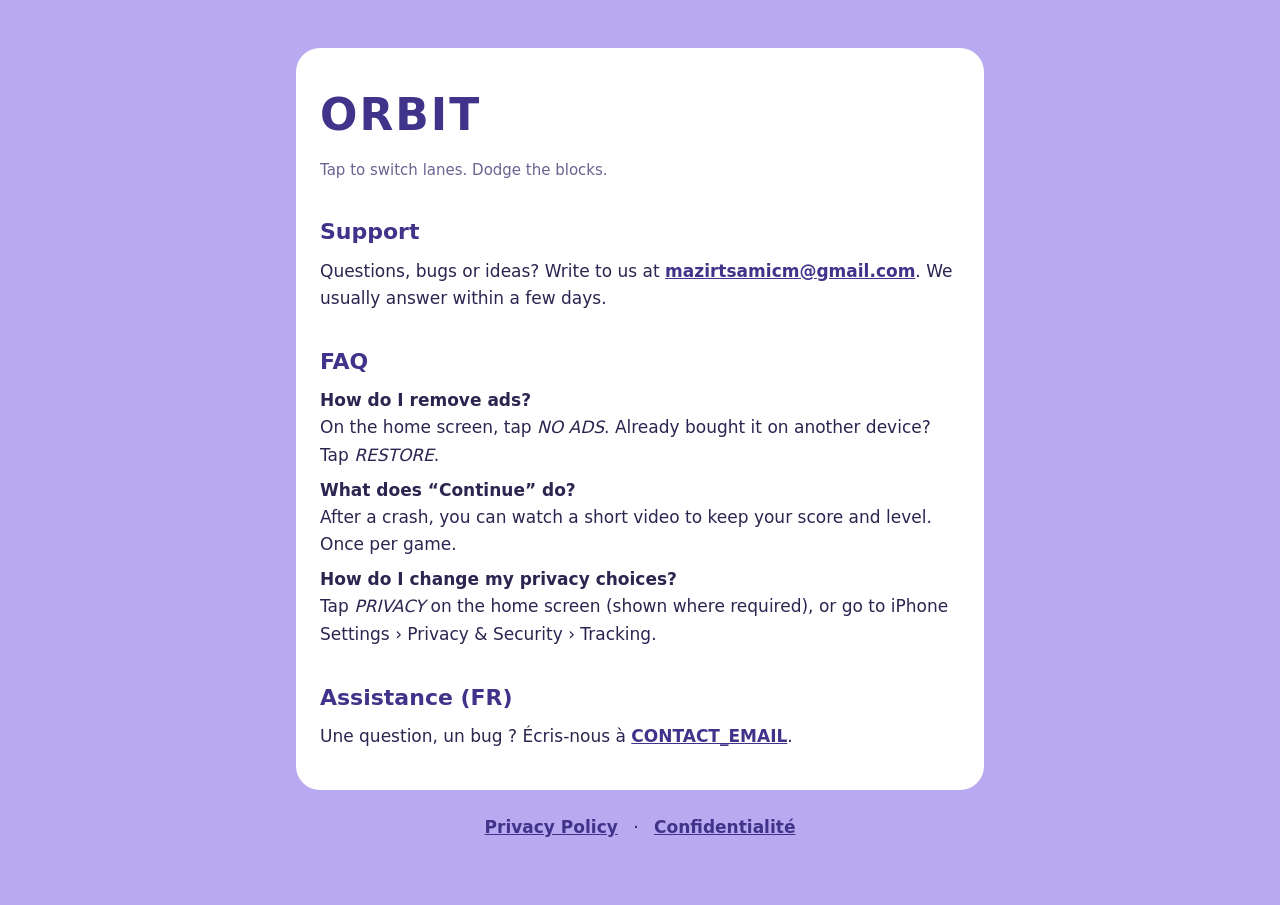
<file: index.html>
<!doctype html>
<html lang="en">
<head>
<meta charset="utf-8">
<meta name="viewport" content="width=device-width, initial-scale=1">
<title>Orbit – Support</title>
<link rel="stylesheet" href="style.css">
</head>
<body>
<main>
  <div class="card">
    <h1>ORBIT</h1>
    <p class="muted">Tap to switch lanes. Dodge the blocks.</p>

    <h2>Support</h2>
    <p>Questions, bugs or ideas? Write to us at
      <a href="mailto:mazirtsamicm@gmail.com">mazirtsamicm@gmail.com</a>. We usually answer within a few days.</p>

    <h2>FAQ</h2>
    <p><strong>How do I remove ads?</strong><br>
      On the home screen, tap <em>NO ADS</em>. Already bought it on another device? Tap <em>RESTORE</em>.</p>
    <p><strong>What does “Continue” do?</strong><br>
      After a crash, you can watch a short video to keep your score and level. Once per game.</p>
    <p><strong>How do I change my privacy choices?</strong><br>
      Tap <em>PRIVACY</em> on the home screen (shown where required), or go to
      iPhone Settings › Privacy & Security › Tracking.</p>

    <h2>Assistance (FR)</h2>
    <p>Une question, un bug ? Écris-nous à <a href="mailto:CONTACT_EMAIL">CONTACT_EMAIL</a>.</p>
  </div>
  <nav><a href="privacy.html">Privacy Policy</a> · <a href="privacy.html#fr">Confidentialité</a></nav>
</main>
</body>
</html>
</file>
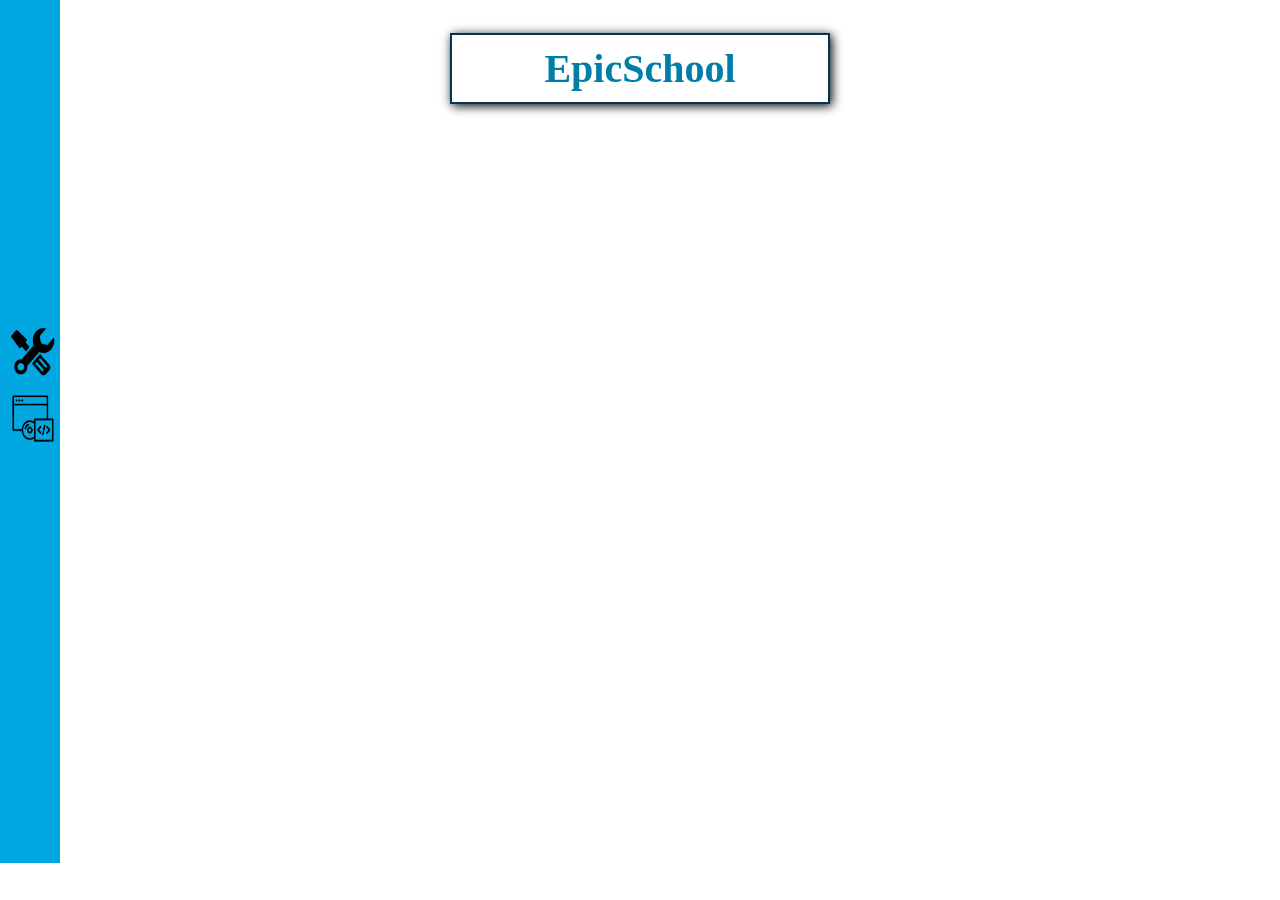
<file: credit.html>
<!DOCTYPE html>
<html>
<head>
	<title>Cr&eacute;dit</title>
	<meta charset="utf-8">
	<link rel="stylesheet" type="text/css" href="credit.css">
</head>
<body>
	<div id="titre">
		<h2><a href="https://samimazirt.github.io/epicschool">EpicSchool</a></h2>
	</div>
	<div id="cbl">
	</div>
	<div id="lat">
	<div class="logiciel">
		<a href="log.html"><img src="images/soft.png" width="50px" height="50px"></a>
		<!--<ul>
			<li><a href="https://unity.com" target="_blank">Unity</a></li><img src="images/unity.png" height="90px;" width="200px"><br />
			<li><a href=" https://www.blender.org" target="_blank">Blender</a></li><img src="images/blender.png" height="100px" width="100px">
		</ul>-->
	</div>
	<div class="outils">
		<a href="too.html"><img src="images/tools.png" width="50px" height="50px"></a>
		<!--<ul>
			<li><a href="https://github.com/" target="_blank">GitHub</a></li><img src="images/git.png" height="120px;" width="200px"><br />
			<li><a href="https://audacity.fr/" target="_blank">Audacity</a></li><br />
			<li><a href="https://fr.overleaf.com/" target="_blank">Overleaf</a></li><br />
			<li><a href="https://docs.microsoft.com/fr-fr/dotnet/csharp/" target="_blank">Documentation C# de Micrsoft</a></li><div id="micro"><img src="images/microsoft.png" height="100px;" width="150px"></div><br />
			<li><a href="https://www.youtube.com/channel/UCYbK_tjZ2OrIZFBvU6CCMiA" target="_blank">Chaîne Youtube de Brackeys</a></li><br />
			<li><a href="https://stackoverflow.com/" target="_blank">StackOverflow</a></li>
		</ul>-->
	</div>
</div>
</body>
</html>
</file>
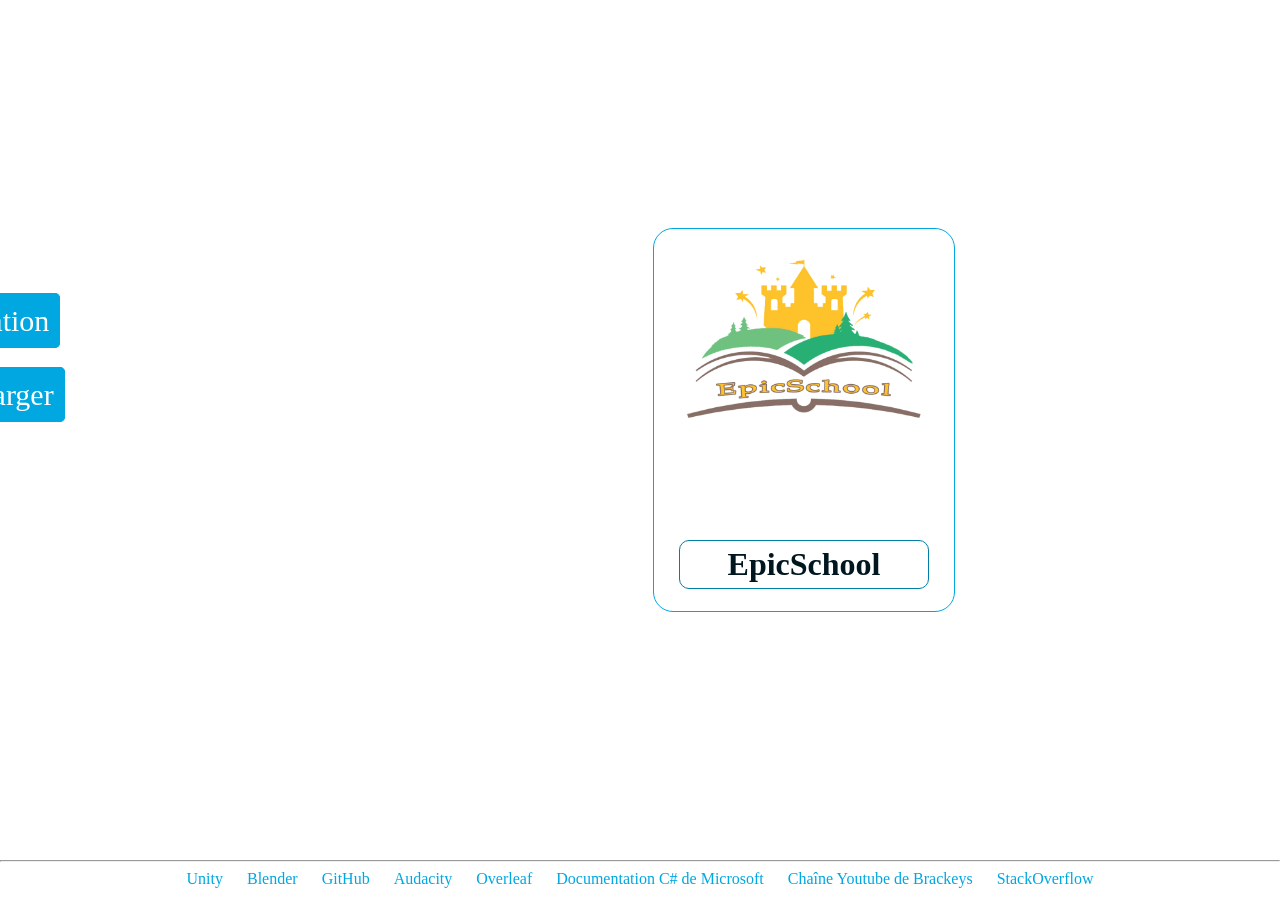
<file: epicschool.html>
<!DOCTYPE html>
<html>
<head>
	<title>EpicSchool</title>
	<meta charset="utf-8">
	<link rel="stylesheet" type="text/css" href="index.css">
</head>
<body>
	<div class="header">
		<div id="title">
			<a href="https://samimazirt.github.io/epicschool"><img src="images/logo.png" height="250px" width="250px"></a>
			<br /><br /><br />
		<h1><a href="https://samimazirt.github.io/epicschool">EpicSchool</a></h1>
		</div>
		<br /> <br />
		<!--<div id="box">
			<h1>Bienvenue</h1>
		</div>-->
		<ul id="menu">
			<div id="pre">
				<li><div class ="pre"><a href="presentation.html">Présentation</a></div></li>
			</div>
			<!--<div id="cre">
				<li><div class ="cre"><a href="credit.html">Sites</a></div></li>
			</div>-->
			<div id="dow">
				<li><div class ="dow"><a href="http://www.mediafire.com/folder/u0h5m862b4z93/EpicSchool" download="" target="_blank">Télécharger</a></div></li>
			</div>
		</ul>
	</div><!--#34495e-->
	<br /><br /><br /><br /><br /><br /><br /><br /><br /><br /><br /><br /><br /><br /><hr>
	<div id="footer">
	<a href="https://unity.com" target="_blank">Unity</a> 
	<a href=" https://www.blender.org" target="_blank">Blender</a>
	<a href="https://github.com/" target="_blank">GitHub</a>
	<a href="https://audacity.fr/" target="_blank">Audacity</a>
	<a href="https://fr.overleaf.com/" target="_blank">Overleaf</a>
	<a href="https://docs.microsoft.com/fr-fr/dotnet/csharp/" target="_blank">Documentation C# de Microsoft</a>
	<a href="https://www.youtube.com/channel/UCYbK_tjZ2OrIZFBvU6CCMiA" target="_blank">Chaîne Youtube de Brackeys</a>
	<a href="https://stackoverflow.com/" target="_blank">StackOverflow</a>
</div>
</body>
</html>
</file>
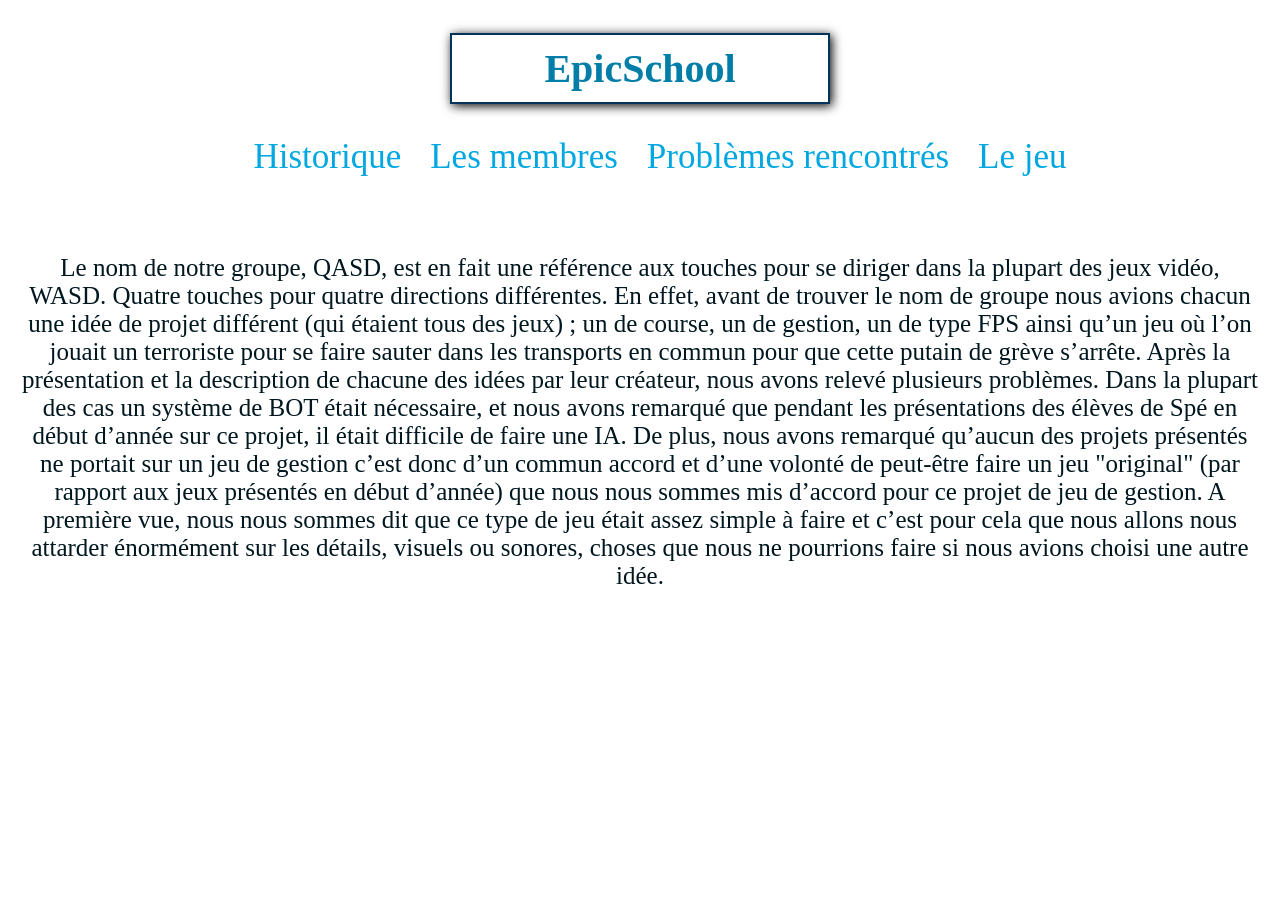
<file: his.html>
<!DOCTYPE html>
<html>
<head>
	<title>Pr&eacute;sentation</title>
	<meta charset="utf-8">
	<link rel="stylesheet" type="text/css" href="presentation.css">
</head>
<body>
	<div id="tt">
	<!--<a href="epicschool.html"><img src="images/home.png" height="50px" width="50px"></a>-->
	<div id="titre">
<h2><a href="https://samimazirt.github.io/epicschool">EpicSchool</a></h2>	</div>
	<div class="glo">
		<ul>
			<li id="his"><a href="his.html" >Historique</a></li>
			<li id="mem"><a href="mem.html" >Les membres</a></li>
			<li id="pb"><a href="pb.html" >Problèmes rencontrés</a></li>
			<li id="j"><a href="j.html"  >Le jeu</a></li>
		</ul>
	</div>
</div>
	<br /><br />
	<div class="text">
		<div id="historique">
		<p>Le nom de notre groupe, QASD, est en fait une référence aux touches pour
			se diriger dans la plupart des jeux vidéo, WASD. Quatre touches pour quatre
			directions différentes. En effet, avant de trouver le nom de groupe nous avions
			chacun une idée de projet différent (qui étaient tous des jeux) ; un de course,
			un de gestion, un de type FPS ainsi qu’un jeu où l’on jouait un terroriste pour
			se faire sauter dans les transports en commun pour que cette putain de grève
			s’arrête. Après la présentation et la description de chacune des idées par leur
			créateur, nous avons relevé plusieurs problèmes. Dans la plupart des cas un
			système de BOT était nécessaire, et nous avons remarqué que pendant les présentations des élèves de Spé en début d’année sur ce projet, il était difficile de
			faire une IA. De plus, nous avons remarqué qu’aucun des projets présentés ne
			portait sur un jeu de gestion c’est donc d’un commun accord et d’une volonté
			de peut-être faire un jeu "original" (par rapport aux jeux présentés en début
			d’année) que nous nous sommes mis d’accord pour ce projet de jeu de gestion.
			A première vue, nous nous sommes dit que ce type de jeu était assez simple à
			faire et c’est pour cela que nous allons nous attarder énormément sur les détails,
			visuels ou sonores, choses que nous ne pourrions faire si nous avions choisi une
			autre idée.</p><br /><br />
		</div>
</div>
</body>
</html>
</file>
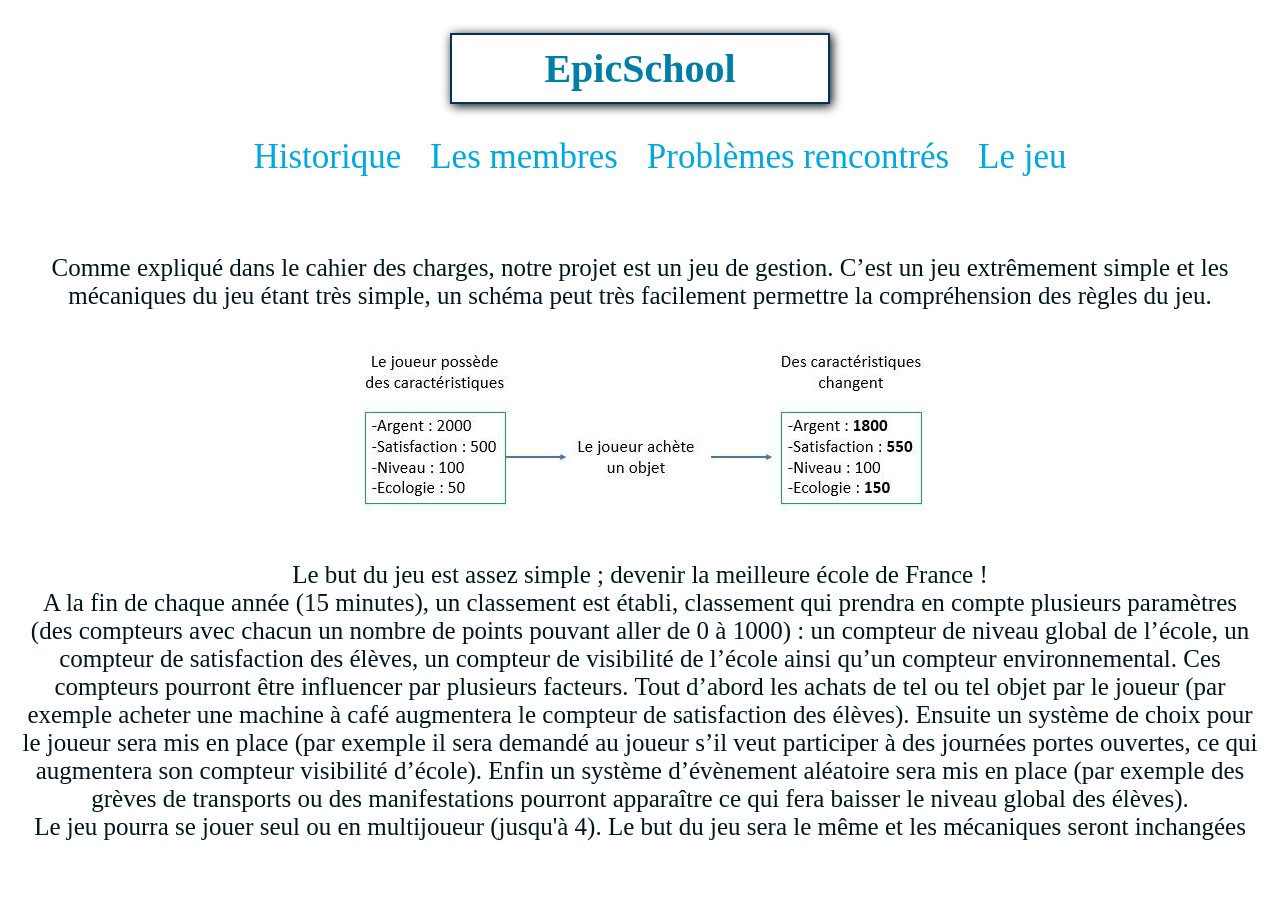
<file: j.html>
<!DOCTYPE html>
<html>
<head>
	<title>Pr&eacute;sentation</title>
	<meta charset="utf-8">
	<link rel="stylesheet" type="text/css" href="presentation.css">
</head>
<body>
	<div id="tt">
	<div id="titre">
		<h2><a href="https://samimazirt.github.io/epicschool">EpicSchool</a></h2>
	</div>
	<div class="glo">
		<ul>
			<li id="his"><a href="his.html" >Historique</a></li>
			<li id="mem"><a href="mem.html" >Les membres</a></li>
			<li id="pb"><a href="pb.html" >Problèmes rencontrés</a></li>
			<li id="j"><a href="j.html"  >Le jeu</a></li>
		</ul>
	</div>
</div>
	<br /><br />
	<div class="text">
				
		<div id="jj">
			<p> Comme expliqué dans le cahier des charges, notre projet est un jeu de gestion. C’est un jeu extrêmement simple et les mécaniques du jeu étant très simple, un schéma peut très facilement permettre la compréhension des règles du jeu.</p><img src="images/principe.jpg"><br />
				<p>Le but du jeu est assez simple ; devenir la meilleure école de France !<br />A la fin de chaque année (15 minutes), un classement est établi, classement qui
prendra en compte plusieurs paramètres (des compteurs avec chacun un nombre
de points pouvant aller de 0 à 1000) : un compteur de niveau global de l’école,
un compteur de satisfaction des élèves, un compteur de visibilité de l’école ainsi
qu’un compteur environnemental. Ces compteurs pourront être influencer par
plusieurs facteurs. Tout d’abord les achats de tel ou tel objet par le joueur (par
exemple acheter une machine à café augmentera le compteur de satisfaction
des élèves). Ensuite un système de choix pour le joueur sera mis en place (par
exemple il sera demandé au joueur s’il veut participer à des journées portes
ouvertes, ce qui augmentera son compteur visibilité d’école). Enfin un système
d’évènement aléatoire sera mis en place (par exemple des grèves de transports
ou des manifestations pourront apparaître ce qui fera baisser le niveau global
des élèves).<br />Le jeu pourra se jouer seul ou en multijoueur (jusqu'à 4). Le but du jeu sera le même et les mécaniques seront inchangées</p>
	</div>
</div>
</body>
</html>
</file>
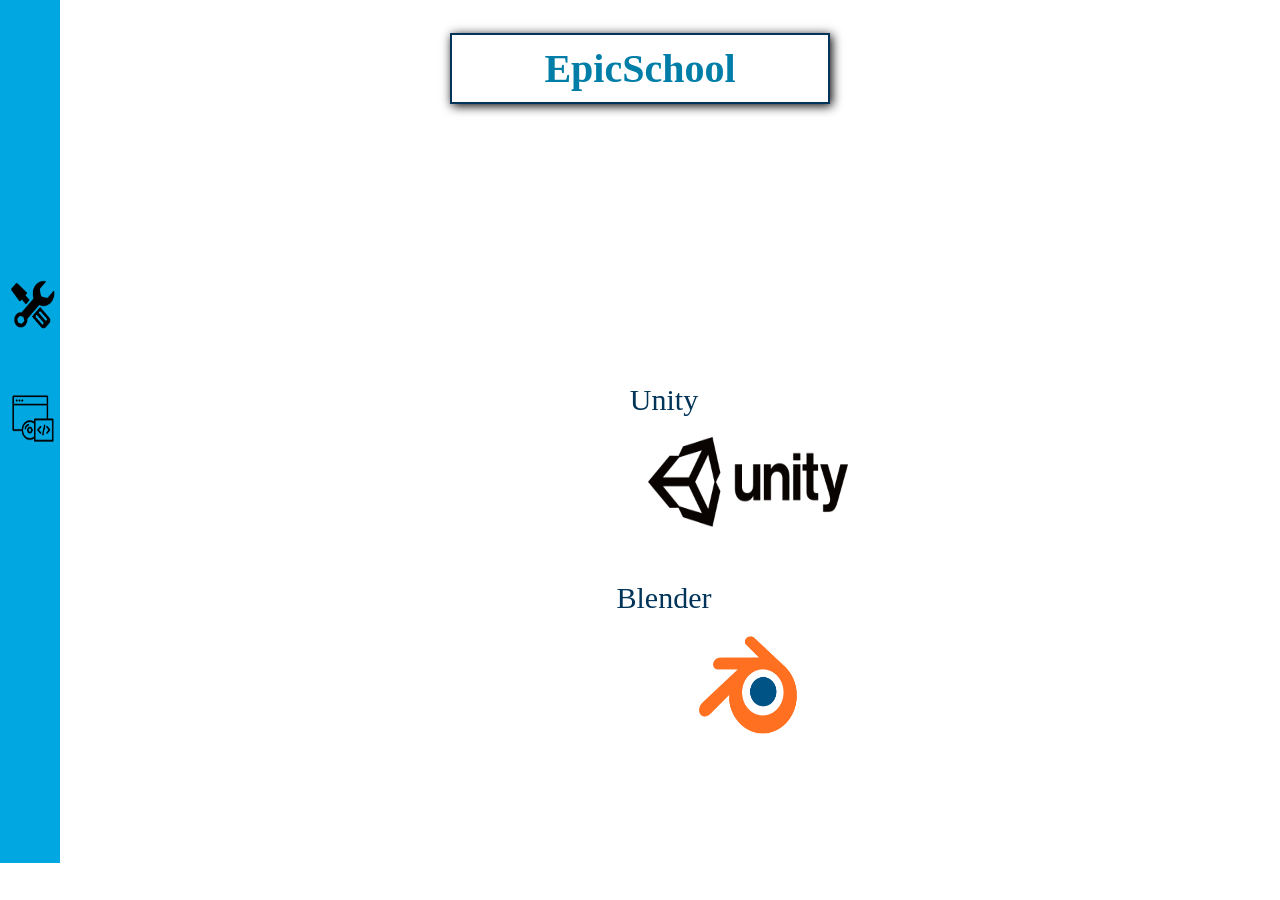
<file: log.html>
<!DOCTYPE html>
<html>
<head>
	<title>Cr&eacute;dit</title>
	<meta charset="utf-8">
	<link rel="stylesheet" type="text/css" href="credit2.css">
</head>
<body>
	<div id="titre">
		<h2><a href="epicschool.html">EpicSchool</a></h2>
	</div>
	<div id="cbl">
	</div>
	<div id="lat">
	<div class="logiciel">
		<a href="log.html"><img src="images/soft.png" width="50px" height="50px"></a>
		<div id="ttsfi">
		<ul>
			<li><a href="https://unity.com" target="_blank" id="uni">Unity</a></li><img id ="imguni" src="images/unity.png" height="90px;" width="200px"><br />
			<div id="ble"><li><a href=" https://www.blender.org" target="_blank">Blender</a></li></div><img id="imgble" src="images/blender.png" height="100px" width="100px">
		</ul>
	</div>
	</div>
	<div class="outils">
		<a href="too.html"><img src="images/tools.png" width="50px" height="50px"></a>
		<!--<ul>
			<li><a href="https://github.com/" target="_blank">GitHub</a></li><img src="images/git.png" height="120px;" width="200px"><br />
			<li><a href="https://audacity.fr/" target="_blank">Audacity</a></li><br />
			<li><a href="https://fr.overleaf.com/" target="_blank">Overleaf</a></li><br />
			<li><a href="https://docs.microsoft.com/fr-fr/dotnet/csharp/" target="_blank">Documentation C# de Micrsoft</a></li><div id="micro"><img src="images/microsoft.png" height="100px;" width="150px"></div><br />
			<li><a href="https://www.youtube.com/channel/UCYbK_tjZ2OrIZFBvU6CCMiA" target="_blank">Chaîne Youtube de Brackeys</a></li><br />
			<li><a href="https://stackoverflow.com/" target="_blank">StackOverflow</a></li>
		</ul>-->
	</div>
</div>
</body>
</html>
</file>
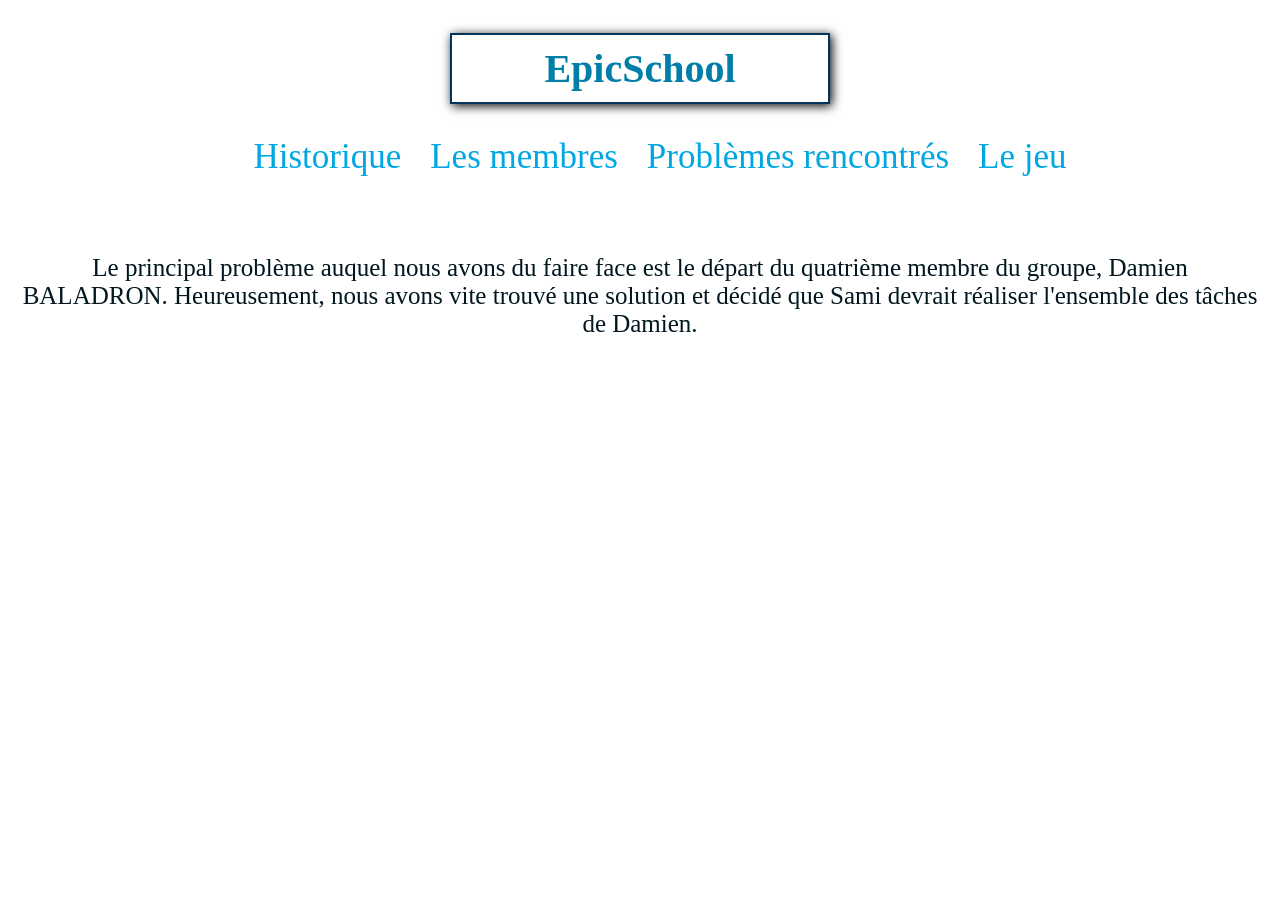
<file: pb.html>
<!DOCTYPE html>
<html>
<head>
	<title>Pr&eacute;sentation</title>
	<meta charset="utf-8">
	<link rel="stylesheet" type="text/css" href="presentation.css">
</head>
<body>
	<div id="tt">
	
	<div id="titre">
		<h2><a href="https://samimazirt.github.io/epicschool">EpicSchool</a></h2>
	</div>
	<div class="glo">
		<ul>
			<li id="his"><a href="his.html" >Historique</a></li>
			<li id="mem"><a href="mem.html" >Les membres</a></li>
			<li id="pb"><a href="pb.html" >Problèmes rencontrés</a></li>
			<li id="j"><a href="j.html"  >Le jeu</a></li>
		</ul>
	</div>
</div>
	<br /><br />
	<div class="text">
		
		
		<div id="pbr">
			<p>Le principal problème auquel nous avons du faire face est le départ du quatrième membre du groupe, Damien BALADRON. Heureusement, nous avons vite trouvé une solution et décidé que Sami devrait réaliser l'ensemble des tâches de Damien.</p><br /><br />
		</div>
	</div>
</body>
</html>
</file>
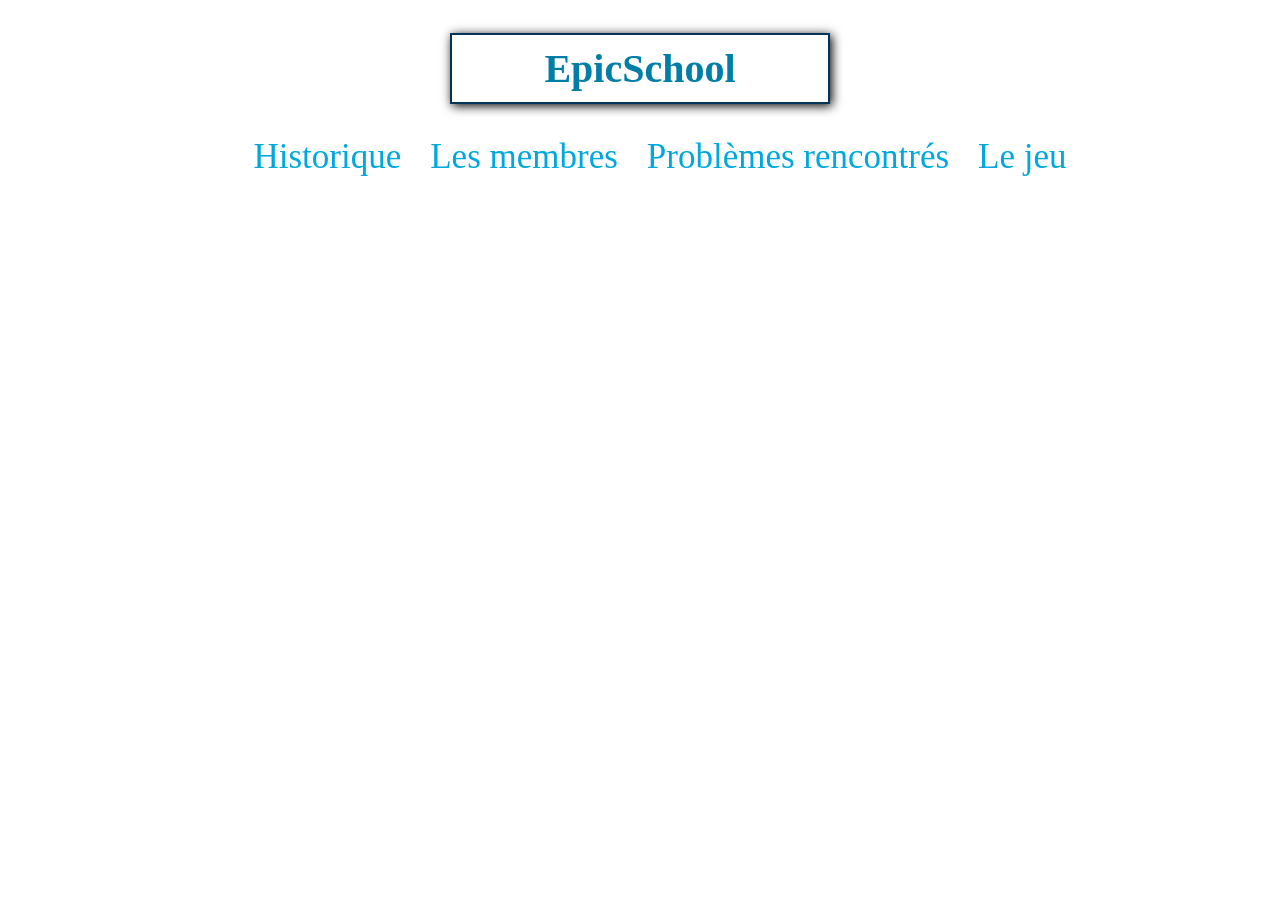
<file: presentation.html>
<!DOCTYPE html>
<html>
<head>
	<title>Pr&eacute;sentation</title>
	<meta charset="utf-8">
	<link rel="stylesheet" type="text/css" href="presentation.css">
</head>
<body>
	<div id="tt">
	<!--<a href="epicschool.html"><img src="images/home.png" height="50px" width="50px"></a>-->
	<div id="titre">
		<h2><a href="https://samimazirt.github.io/epicschool">EpicSchool</a></h2>
	</div>
	<div class="glo">
		<ul>
			<li id="his"><a href="his.html" >Historique</a></li>
			<li id="mem"><a href="mem.html" >Les membres</a></li>
			<li id="pb"><a href="pb.html" >Problèmes rencontrés</a></li>
			<li id="j"><a href="j.html"  >Le jeu</a></li>
		</ul>
	</div>
</div>
	<br /><br />
	<div class="text">
				
		<div id="jj" style="display:none">
			<p> Comme expliqué dans le cahier des charges, notre projet est un jeu de gestion. C’est un jeu extrêmement simple et les mécaniques du jeu étant très simple, un schéma peut très facilement permettre la compréhension des règles du jeu.</p><img src="images/principe.jpg"><br />
				<p>Le but du jeu est assez simple ; devenir la meilleure école de France !<br />A la fin de chaque année (15 minutes), un classement est établi, classement qui
prendra en compte plusieurs paramètres (des compteurs avec chacun un nombre
de points pouvant aller de 0 à 1000) : un compteur de niveau global de l’école,
un compteur de satisfaction des élèves, un compteur de visibilité de l’école ainsi
qu’un compteur environnemental. Ces compteurs pourront être influencer par
plusieurs facteurs. Tout d’abord les achats de tel ou tel objet par le joueur (par
exemple acheter une machine à café augmentera le compteur de satisfaction
des élèves). Ensuite un système de choix pour le joueur sera mis en place (par
exemple il sera demandé au joueur s’il veut participer à des journées portes
ouvertes, ce qui augmentera son compteur visibilité d’école). Enfin un système
d’évènement aléatoire sera mis en place (par exemple des grèves de transports
ou des manifestations pourront apparaître ce qui fera baisser le niveau global
des élèves).<br />Le jeu pourra se jouer seul ou en multijoueur (jusqu'à 4). Le but du jeu sera le même et les mécaniques seront inchangées</p>
	</div>


<script type="text/javascript">

function toggle(anId)
{
	node = document.getElementById(anId);
	if (node.style.visibility=="hidden")
	{
		// Contenu caché, le montrer
		node.style.visibility = "visible";
		node.style.height = "auto";			// Optionnel rétablir la hauteur
	}
	else
	{
		// Contenu visible, le cacher
		node.style.visibility = "hidden";
		node.style.height = "0";			// Optionnel libérer l'espace
	}
}

</script>	
</body>
</html>
</file>
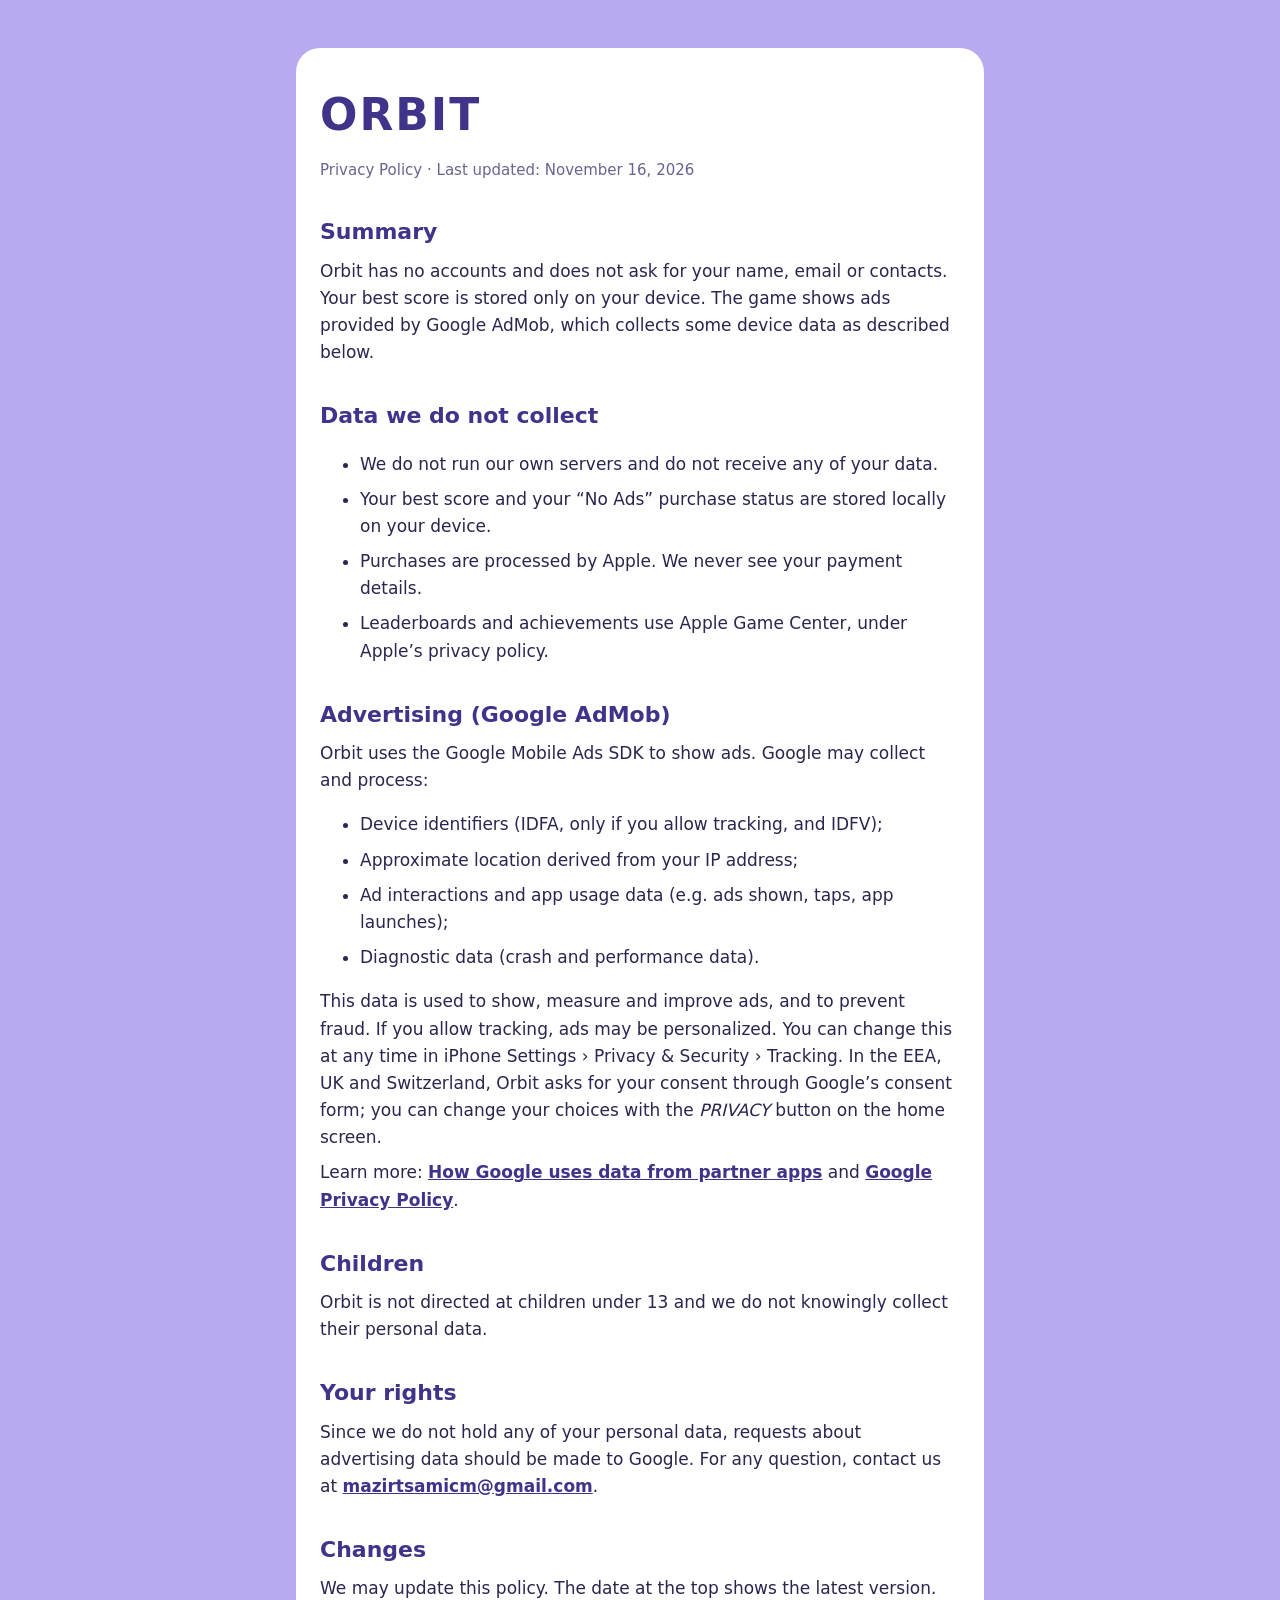
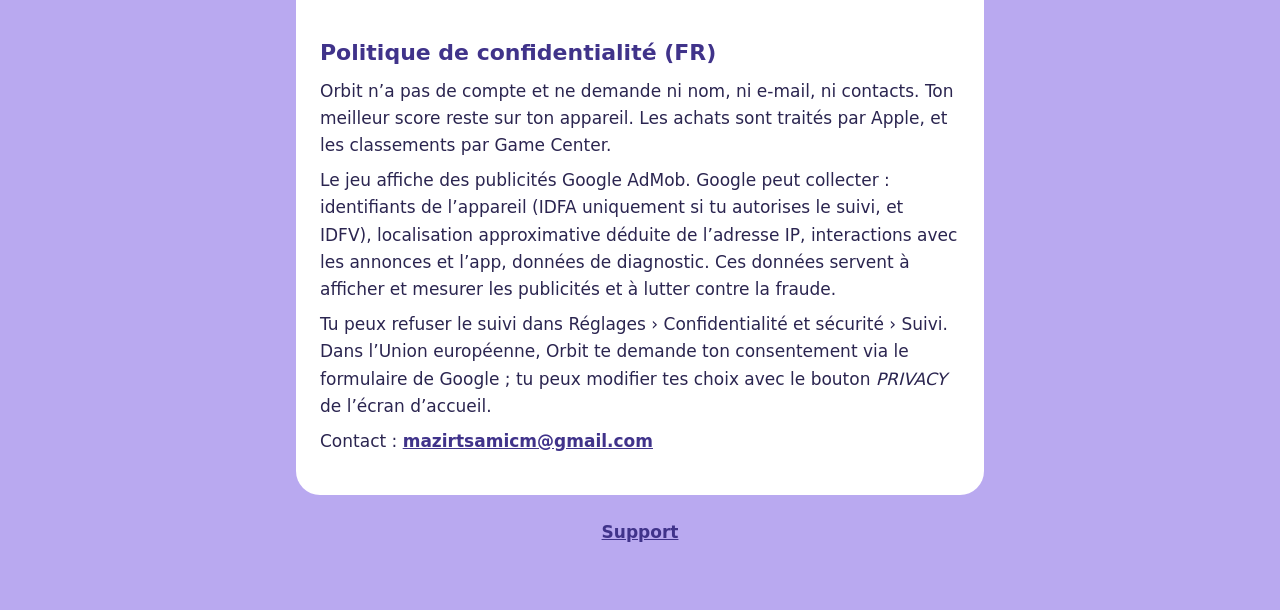
<file: privacy.html>
<!doctype html>
<html lang="en">
<head>
<meta charset="utf-8">
<meta name="viewport" content="width=device-width, initial-scale=1">
<title>Orbit – Privacy Policy</title>
<link rel="stylesheet" href="style.css">
</head>
<body>
<main>
  <div class="card">
    <h1>ORBIT</h1>
    <p class="muted">Privacy Policy · Last updated: November 16, 2026</p>

    <h2>Summary</h2>
    <p>Orbit has no accounts and does not ask for your name, email or contacts.
      Your best score is stored only on your device. The game shows ads provided by
      Google AdMob, which collects some device data as described below.</p>

    <h2>Data we do not collect</h2>
    <ul>
      <li>We do not run our own servers and do not receive any of your data.</li>
      <li>Your best score and your “No Ads” purchase status are stored locally on your device.</li>
      <li>Purchases are processed by Apple. We never see your payment details.</li>
      <li>Leaderboards and achievements use Apple Game Center, under Apple’s privacy policy.</li>
    </ul>

    <h2>Advertising (Google AdMob)</h2>
    <p>Orbit uses the Google Mobile Ads SDK to show ads. Google may collect and process:</p>
    <ul>
      <li>Device identifiers (IDFA, only if you allow tracking, and IDFV);</li>
      <li>Approximate location derived from your IP address;</li>
      <li>Ad interactions and app usage data (e.g. ads shown, taps, app launches);</li>
      <li>Diagnostic data (crash and performance data).</li>
    </ul>
    <p>This data is used to show, measure and improve ads, and to prevent fraud. If you allow
      tracking, ads may be personalized. You can change this at any time in iPhone Settings ›
      Privacy &amp; Security › Tracking. In the EEA, UK and Switzerland, Orbit asks for your
      consent through Google’s consent form; you can change your choices with the
      <em>PRIVACY</em> button on the home screen.</p>
    <p>Learn more: <a href="https://policies.google.com/technologies/partner-sites">How Google uses data from partner apps</a>
      and <a href="https://policies.google.com/privacy">Google Privacy Policy</a>.</p>

    <h2>Children</h2>
    <p>Orbit is not directed at children under 13 and we do not knowingly collect their personal data.</p>

    <h2>Your rights</h2>
    <p>Since we do not hold any of your personal data, requests about advertising data should be
      made to Google. For any question, contact us at <a href="mailto:mazirtsamicm@gmail.com">mazirtsamicm@gmail.com</a>.</p>

    <h2>Changes</h2>
    <p>We may update this policy. The date at the top shows the latest version.</p>

    <h2 id="fr">Politique de confidentialité (FR)</h2>
    <p>Orbit n’a pas de compte et ne demande ni nom, ni e-mail, ni contacts. Ton meilleur score
      reste sur ton appareil. Les achats sont traités par Apple, et les classements par Game Center.</p>
    <p>Le jeu affiche des publicités Google AdMob. Google peut collecter : identifiants de l’appareil
      (IDFA uniquement si tu autorises le suivi, et IDFV), localisation approximative déduite de
      l’adresse IP, interactions avec les annonces et l’app, données de diagnostic. Ces données servent
      à afficher et mesurer les publicités et à lutter contre la fraude.</p>
    <p>Tu peux refuser le suivi dans Réglages › Confidentialité et sécurité › Suivi. Dans l’Union
      européenne, Orbit te demande ton consentement via le formulaire de Google ; tu peux modifier
      tes choix avec le bouton <em>PRIVACY</em> de l’écran d’accueil.</p>
    <p>Contact : <a href="mailto:mazirtsamicm@gmail.com">mazirtsamicm@gmail.com</a></p>
  </div>
  <nav><a href="index.html">Support</a></nav>
</main>
</body>
</html>
</file>
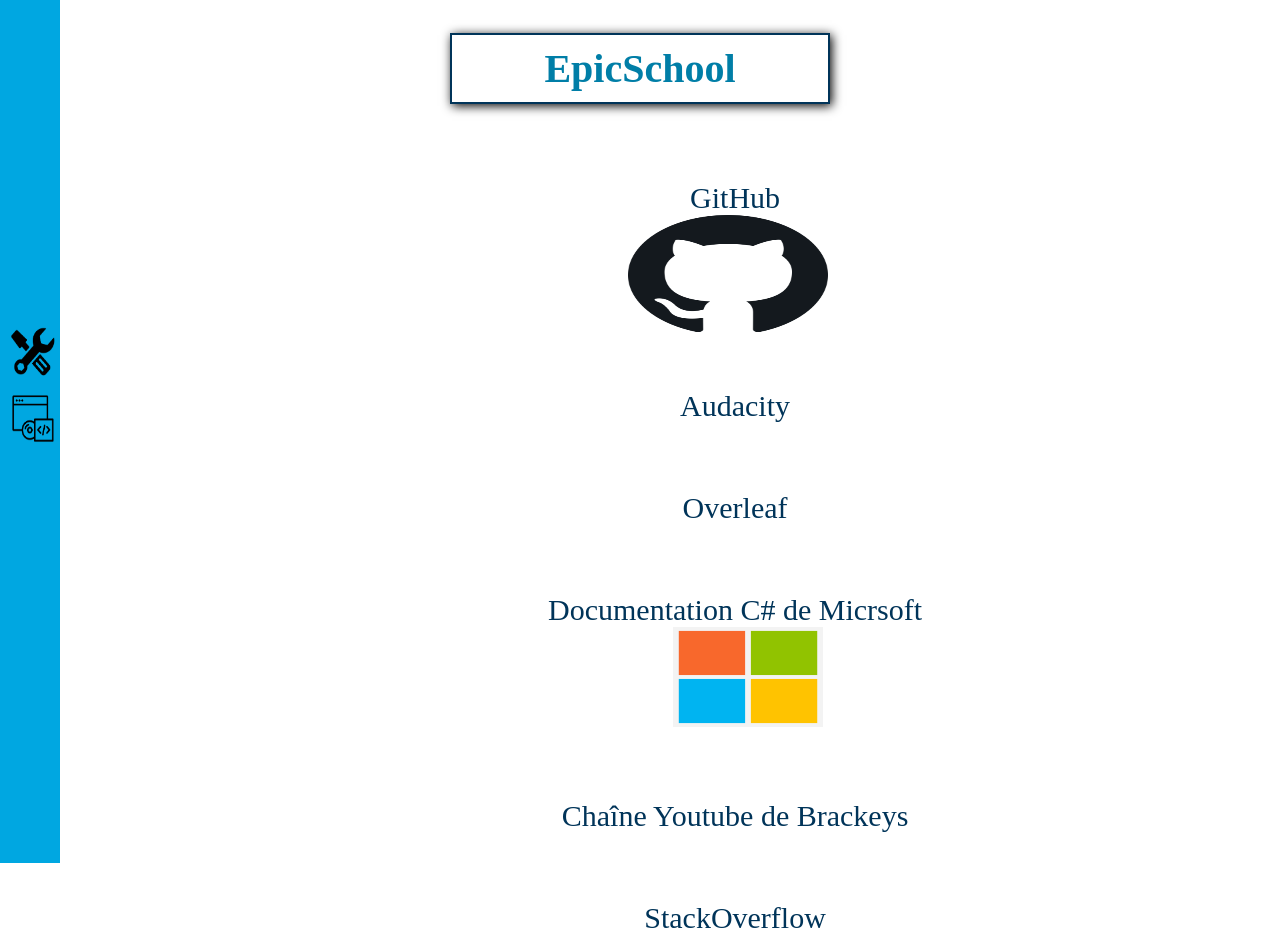
<file: too.html>
<!DOCTYPE html>
<html>
<head>
	<title>Cr&eacute;dit</title>
	<meta charset="utf-8">
	<link rel="stylesheet" type="text/css" href="credit3.css">
</head>
<body>
	<div id="titre">
		<h2><a href="epicschool.html">EpicSchool</a></h2>
	</div>
	<div id="cbl">
	</div>
	<div id="lat">
	<div class="logiciel">
		<a href="log.html"><img src="images/soft.png" width="50px" height="50px"></a>
		<!--<ul>
			<li><a href="https://unity.com" target="_blank">Unity</a></li><img src="images/unity.png" height="90px;" width="200px"><br />
			<li><a href=" https://www.blender.org" target="_blank">Blender</a></li><img src="images/blender.png" height="100px" width="100px">
		</ul>-->
	</div>
	<div class="outils">
		<a href="too.html"><img src="images/tools.png" width="50px" height="50px"></a>
		<ul>
			<div id="rrs">
			<li><a href="https://github.com/" target="_blank">GitHub</a></li><img id="git" src="images/git.png" height="120px;" width="200px"><br />
			<li><a href="https://audacity.fr/" target="_blank">Audacity</a></li><br />
			<li><a href="https://fr.overleaf.com/" target="_blank">Overleaf</a></li><br />
			<li><a href="https://docs.microsoft.com/fr-fr/dotnet/csharp/" target="_blank">Documentation C# de Micrsoft</a></li><div id="micro"><img id="mi" src="images/microsoft.png" height="100px;" width="150px"></div><br />
			<li><a href="https://www.youtube.com/channel/UCYbK_tjZ2OrIZFBvU6CCMiA" target="_blank">Chaîne Youtube de Brackeys</a></li><br />
			<li><a href="https://stackoverflow.com/" target="_blank">StackOverflow</a></li>
		</div>
		</ul>
	</div>
</div>
</body>
</html>
</file>
<file: style.css>
:root { --bg: #B9A9F0; --card: #ffffff; --ink: #40338A; --text: #2b2550; --muted: #6b6390; }
@media (prefers-color-scheme: dark) {
  :root { --bg: #241f3d; --card: #2f2950; --ink: #cfc6ff; --text: #ece9ff; --muted: #a9a2cf; }
}
* { box-sizing: border-box; }
body { margin: 0; background: var(--bg); color: var(--text);
       font: 17px/1.6 ui-rounded, "SF Pro Rounded", -apple-system, system-ui, sans-serif; }
main { max-width: 720px; margin: 0 auto; padding: 48px 16px 64px; }
.card { background: var(--card); border-radius: 24px; padding: 32px 24px; }
h1 { color: var(--ink); font-size: 44px; font-weight: 900; letter-spacing: 2px; margin: 0 0 4px; }
h2 { color: var(--ink); font-size: 22px; margin: 32px 0 8px; }
p, li { margin: 8px 0; }
.muted { color: var(--muted); font-size: 15px; }
a { color: var(--ink); font-weight: 700; }
nav { margin-top: 24px; text-align: center; }
nav a { margin: 0 10px; }
</file>
<file: credit.css>
body {
	background-color: #FFFFFF;
	margin: 0px;
}



#titre {
	text-align: center;
}

#titre h2 {
	color: #007EA7;
	display: block;
	border: solid 2px #003459;
	padding: 10px;
	margin-left: 450px;
	margin-right: 450px;
	font-size: 40px;
	box-shadow: 2px 2px 10px black;
}

#titre h2 a {
	text-decoration: none;
	color: #007EA7;
}

#cbl {
	display: block;
	background-color: #00A7E1;
	width: 60px;
	height: 876px;
	margin-top: -150px;
}

.logiciel {
	display: block;
	margin-top: -470px;
	margin-left: 8px;
}

.outils {
	margin-top: -120px;
	margin-left: 8px;
	position: absolute;
}


.logiciel ul li {
	list-style-type: none;
	text-align: center;
	font-size: 30px;
}

.logiciel ul li a {
	text-decoration: none;
	color: #003459;
}


#imguni {
	margin-top: 20px;
	margin-left: 600px;
}

#ble {
	margin-top: 50px;
}

#imgble {
	margin-left: 650px;
	margin-top: 20px;
}
</file>
<file: index.css>
body {
	background-color:  #FFFFFF;
	margin: 0px;
}

.header {
	background-color: #FFFFFF;
	width: 100%;
	height: 500px;
	margin-top: 100px;
	position: relative;
}

/*#title {
	text-align: center;

}*/



#title {
	float: right;
	display: inline-block;
	border: 1px solid #00A7E1;
	padding-left: 25px;
	padding-right: 25px;
	border-radius: 20px;
	text-align: center;
	margin-right: 325px;
	margin-top: 10%;
}

#title h1 {
	color: #00171F;
	border: 0.5px solid #007EA7;
	border-radius: 10px;
	padding-top: 5px;
	padding-bottom: 5px;
}

#title h1 a{
	text-decoration: none;
	color: #00171F;
}



/*#box {
	float: right;
	border: 1px solid #003459;
	margin-top: -28%;
	margin-right: 125px;
	padding-bottom: 150px;
	padding-top: 175px;
	padding-left: 150px;
	padding-right: 150px;
	border-radius: 20px;
	background-color: #007EA7;

}

#box h1 {
	color: #FFFFFF;
}*/


#menu {
	margin-top: 10%;
}


#menu li {
	list-style-type: none;
	padding-top: 40px;
}

#menu li a {
	color: #FFFFFF;
	text-decoration: none;
	border: 1px solid #00A7E1;
	font-size: 30px;
	text-align: center;
	padding: 10px;
	background-color: #00A7E1;
	border-radius: 5px;
	transition: 0.5s ease;
	
}

#pre {
	margin-left: -150px;
}

#pre a:hover {
	margin-left: 125px;
}

#cre {
	margin-left: -60px;
}

#cre a:hover {
	margin-left: 35px;
}

#dow {
	margin-left: -140px;
}

#dow a:hover {
	margin-left: 115px;
}


#footer {
	text-align: center;
}


#footer a {
	text-decoration: none;
	color: #00A7E1;
	padding: 10px;
	transition: 0.5s ease;
}

#footer a:hover {
	text-decoration: underline;
	letter-spacing: 2px;
}
</file>
<file: presentation.css>
body {
	background-color: #FFFFFF;
	margin: 0px;
}



#titre {
	text-align: center;
}

#titre h2 {
	color: #007EA7;
	display: block;
	border: solid 2px #003459;
	padding: 10px;
	margin-left: 450px;
	margin-right: 450px;
	font-size: 40px;
	box-shadow: 2px 2px 10px black;
}

#titre h2 a {
	text-decoration: none;
	color: #007EA7;
}

.glo {
	padding: 0;
	margin: 0;
	text-align: center;
}

.glo li {
	display: inline-block;
	list-style: none;
	/*padding-left: 25px;*/
}

.glo a {
	font-size: 35px;
	color: #00A7E1;
	text-decoration: none;
	transition: 0.5s;
}

#mem {
	padding-left: 25px;
}

#pb {
	padding-left: 25px;
}

#j {
	padding-left: 25px;
}

.glo a:hover {
	color: #007EA7;
}










#historique {
	padding-left: 20px;
	padding-right: 20px;
	color: #00171F;
	text-align: center;
	font-size: 25px;
}

#membres {
	padding-left: 20px;
	padding-right: 20px;
	color: #00171F;
	text-align: center;
	font-size: 25px;
}

#pbr {
	padding-left: 20px;
	padding-right: 20px;
	color: #00171F;
	text-align: center;
	font-size: 25px;
}

#jj {
	padding-left: 20px;
	padding-right: 20px;
	color: #00171F;
	text-align: center;
	font-size: 25px;
}

#al {
	text-decoration: none;
	color: #00171F;
}
</file>
<file: credit2.css>
body {
	background-color: #FFFFFF;
	margin: 0px;
}



#titre {
	text-align: center;
}

#titre h2 {
	color: #007EA7;
	display: block;
	border: solid 2px #003459;
	padding: 10px;
	margin-left: 450px;
	margin-right: 450px;
	font-size: 40px;
	box-shadow: 2px 2px 10px black;
}

#titre h2 a {
	text-decoration: none;
	color: #007EA7;
}

#cbl {
	display: block;
	background-color: #00A7E1;
	width: 60px;
	height: 876px;
	margin-top: -150px;
}

.logiciel {
	display: block;
	margin-top: -470px;
	margin-left: 8px;
}

.outils {
	margin-top: -475px;
	margin-left: 8px;
	position: absolute;
}


.logiciel ul li {
	list-style-type: none;
	text-align: center;
	font-size: 30px;
}

.logiciel ul li a {
	text-decoration: none;
	color: #003459;
}


#imguni {
	margin-top: 20px;
	margin-left: 600px;
}

#ble {
	margin-top: 50px;
}

#imgble {
	margin-left: 650px;
	margin-top: 20px;
}

#ttsfi {
	margin-top: -80px;
}
</file>
<file: credit3.css>
body {
	background-color: #FFFFFF;
	margin: 0px;
}



#titre {
	text-align: center;
}

#titre h2 {
	color: #007EA7;
	display: block;
	border: solid 2px #003459;
	padding: 10px;
	margin-left: 450px;
	margin-right: 450px;
	font-size: 40px;
	box-shadow: 2px 2px 10px black;
}

#titre h2 a {
	text-decoration: none;
	color: #007EA7;
}

#cbl {
	display: block;
	background-color: #00A7E1;
	width: 60px;
	height: 876px;
	margin-top: -150px;
}

.logiciel {
	display: block;
	margin-top: -470px;
	margin-left: 8px;
}

.outils {
	margin-top: -120px;
	margin-left: 8px;
	position: absolute;
}


.outils ul li {
	list-style-type: none;
	text-align: center;
	font-size: 30px;
	margin-left: 500px;
	margin-top: 50px;
}

.outils ul li a {

	text-decoration: none;
	color: #003459;
}

#mi {
	margin-left: 625px;
}

#git {
	margin-left: 580px;
}

#rrs {
	margin-top: -250px;
}
</file>
